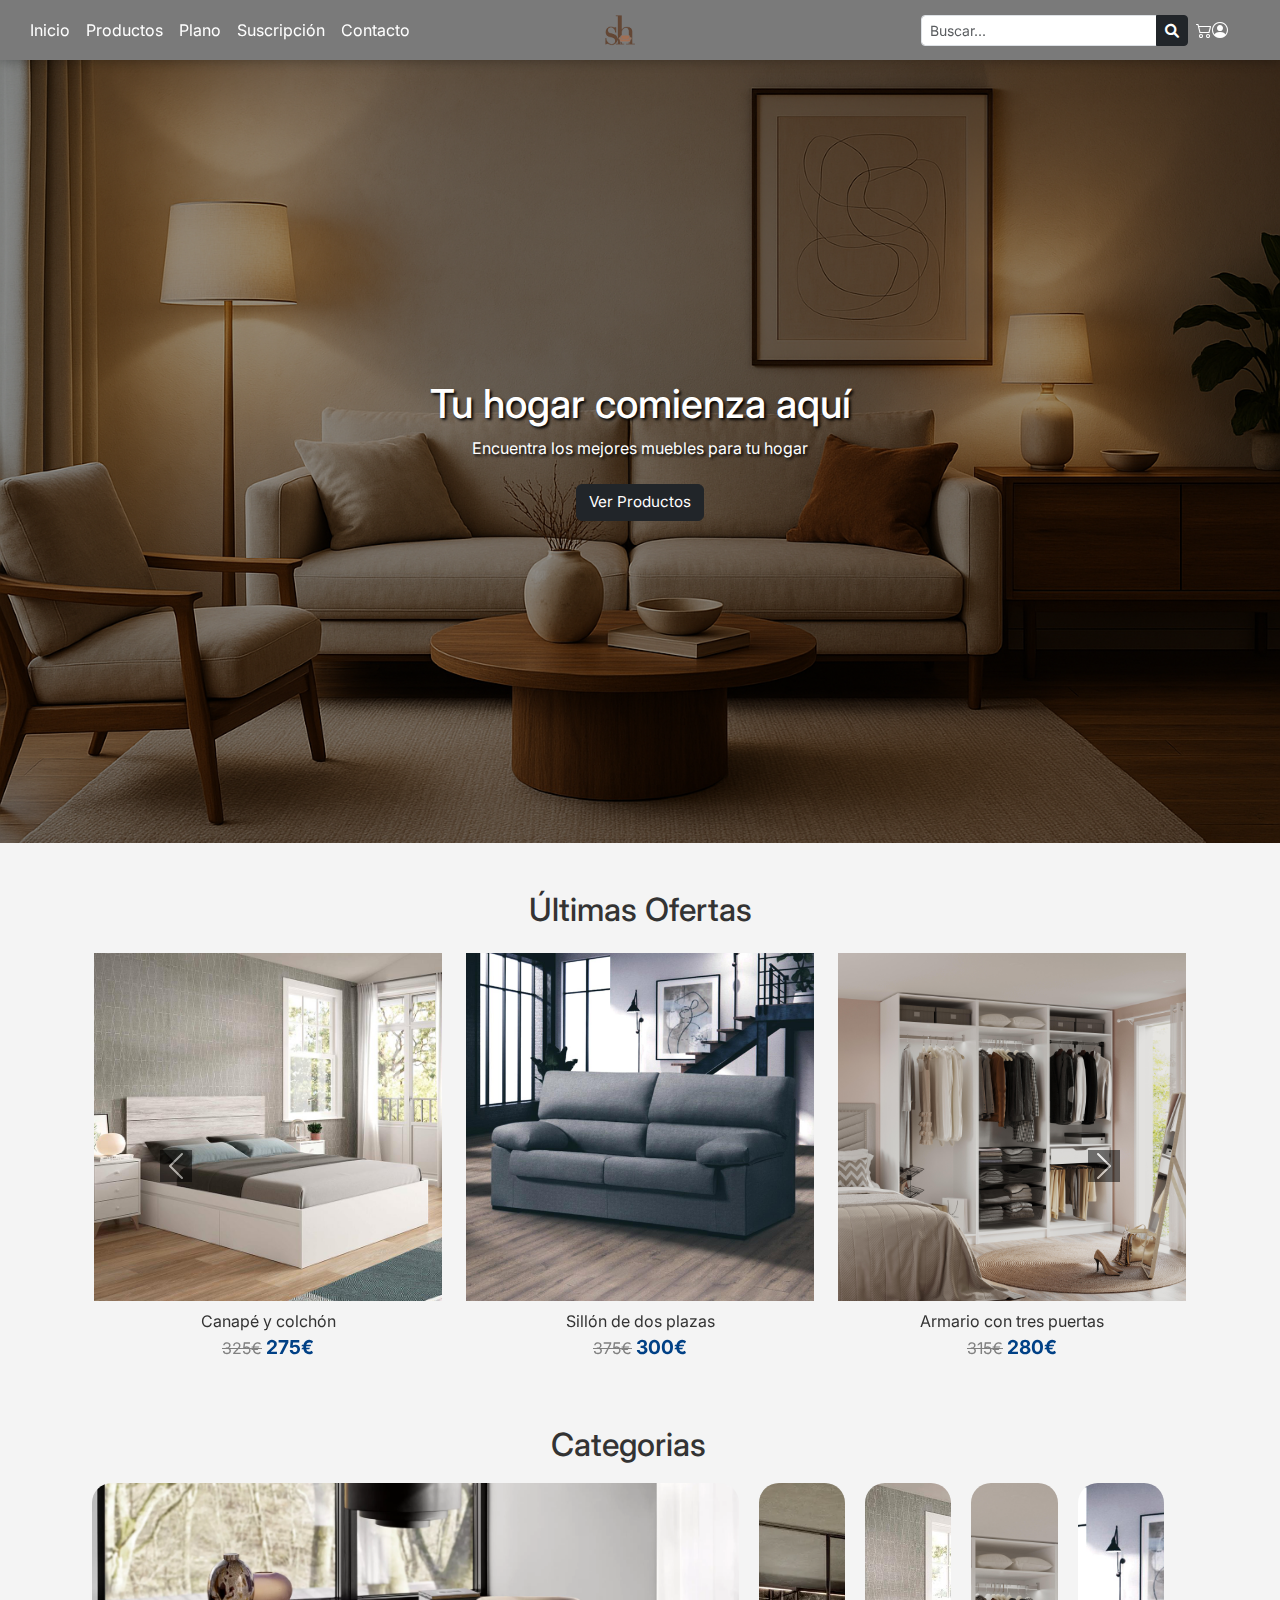
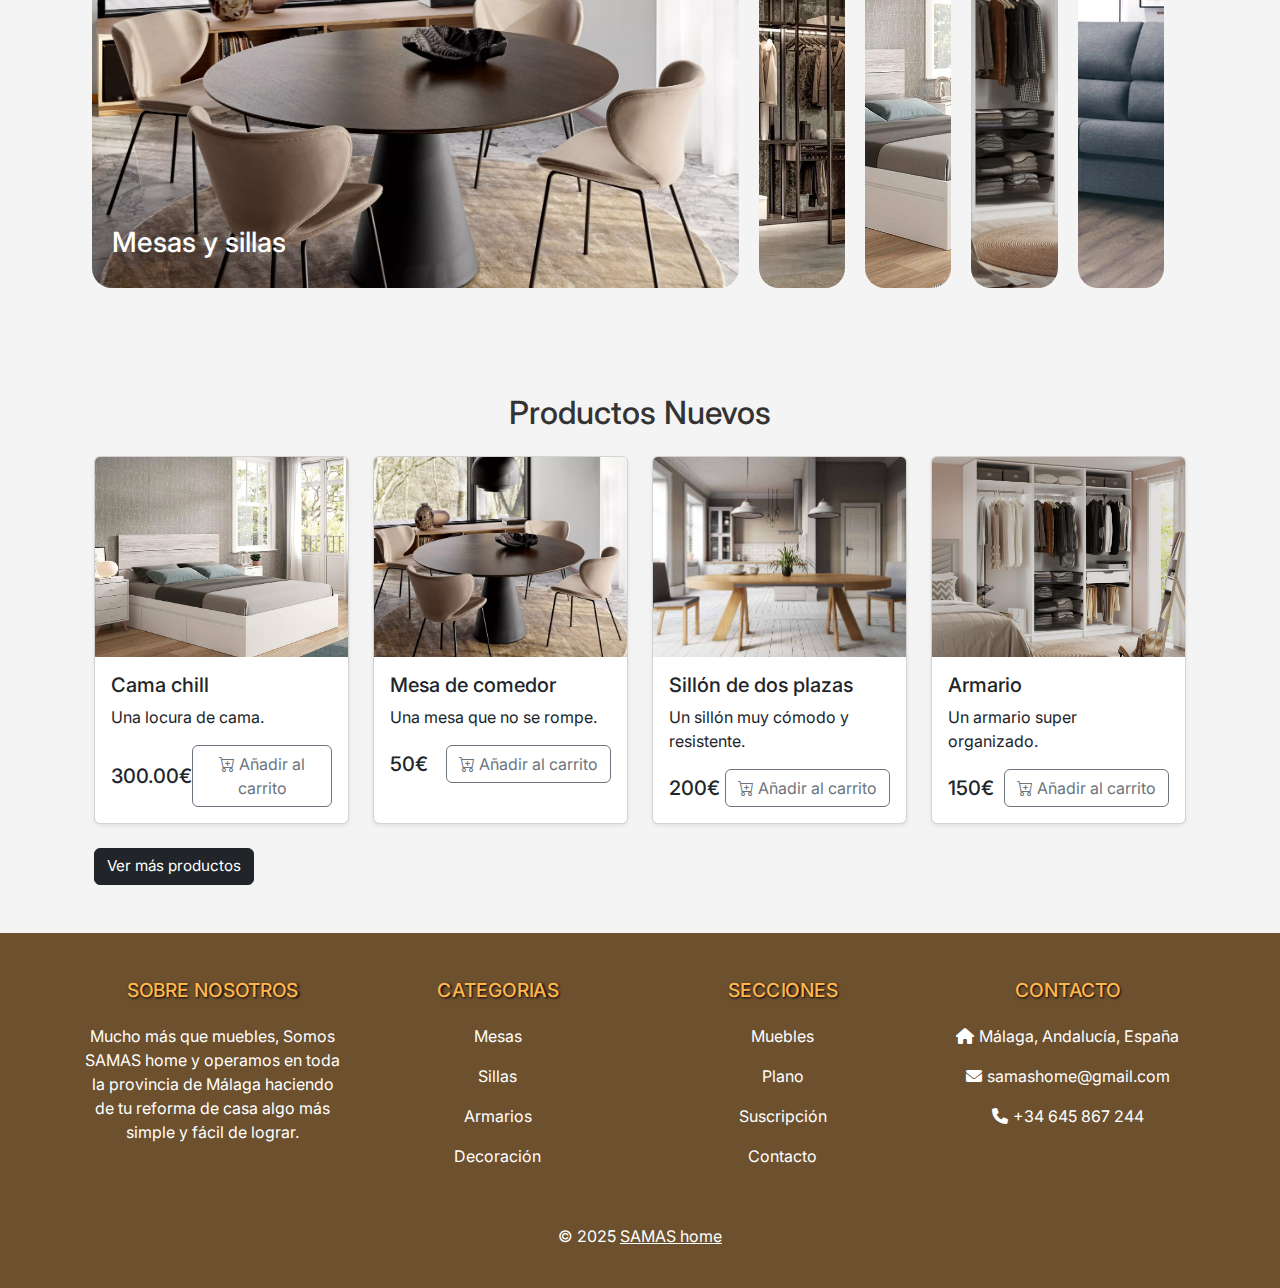
<file: index.html>
<!DOCTYPE html>
<html lang="es">

<head>
	<meta charset="UTF-8" />
	<meta name="viewport" content="width=device-width, initial-scale=1.0" />
	<title>SAMAS HOME</title>
	<!-- Bootstrap CSS -->
	<link href="https://cdn.jsdelivr.net/npm/bootstrap@5.3.0/dist/css/bootstrap.min.css" rel="stylesheet" />
	<link rel="stylesheet" href="https://cdn.jsdelivr.net/npm/bootstrap-icons@1.11.3/font/bootstrap-icons.min.css" />
	<link rel="shortcut icon" href="./img/logos/logo-marron-nobg.ico" />
	<!-- Archivo CSS personalizado -->
	<link rel="stylesheet" href="./css/landing.css" />
	<!--search-->
	<link href="https://cdnjs.cloudflare.com/ajax/libs/font-awesome/6.0.0-beta3/css/all.min.css" rel="stylesheet" />
</head>

<body>
	<!-- Navbar -->
	<nav class="navbar navbar-expand-lg">
		<div class="container-fluid">
			<button class="navbar-toggler" type="button" data-bs-toggle="collapse" data-bs-target="#navbarNav"
				aria-controls="navbarNav" aria-expanded="false" aria-label="Toggle navigation">
				<span class="navbar-toggler-icon"></span>
			</button>
			<div class="collapse navbar-collapse" id="navbarNav">
				<div class="row w-100 align-items-center">
					<!-- Menu (Left) -->
					<div class="col-md-4 d-flex justify-content-start">
						<ul class="navbar-nav">
							<li class="nav-item">
								<a class="nav-link" href="#">Inicio</a>
							</li>
							<li class="nav-item">
								<a class="nav-link" href="#">Productos</a>
							</li>
							<li class="nav-item">
								<a class="nav-link" href="#">Plano</a>
							</li>
							<li class="nav-item">
								<a class="nav-link" href="#">Suscripción</a>
							</li>
							<li class="nav-item">
								<a class="nav-link" href="#">Contacto</a>
							</li>
						</ul>
					</div>

					<!-- Logo (Center) -->
					<div class="col-md-4 d-flex justify-content-center">
						<a class="navbar-brand" href="#">
							<img src="./img/logos/logo-marron-nobg.png" alt="Logo" height="80px" />
						</a>
					</div>

					<!-- Icons & Search (Right) -->
					<div class="col-md-4 d-flex justify-content-end align-items-center">
						<div class="search-bar me-2">
							<!-- Added me-2 for a little spacing -->
							<div class="input-group">
								<input type="text" class="form-control form-control-sm" placeholder="Buscar..."
									aria-label="Search" aria-describedby="search-addon" width="400px" />
								<button class="btn btn-dark btn-sm" type="button" id="search-addon">
									<i class="fas fa-search"></i>
								</button>
							</div>
						</div>
						<a href="#" class="nav-link">
							<i class="bi bi-cart2 icono-personalizado"></i>
						</a>
						<a href="./panel-control/index.php" class="nav-link">
							<i class="bi bi-person-circle icono-personalizado"></i>
						</a>
					</div>
				</div>
			</div>
		</div>
	</nav>

	<!-- End Navbar -->
	<!-- Sección para la imagen de portada -->
	<div class="col">
		<section class="index-section">
			<div class="section-banner">
				<h1 class="banner-text">Tu hogar comienza aquí</h1>
				<p class="banner-subtext">
					Encuentra los mejores muebles para tu hogar
				</p>
				<button type="button" class="banner-btn btn btn-dark">
					Ver Productos
				</button>
			</div>
		</section>
	</div>
	<div class="container">
		<!--Ofertas-->
		<!-- Carrusel -->
		<div class="container mt-5">
			<h2 class="text-center mb-4">Últimas Ofertas</h2>
			<!-- Carrusel -->
			<div id="productCarousel" class="carousel slide" data-bs-ride="carousel">
				<!-- Contenido del Carrusel -->
				<div class="carousel-inner">
					<!-- Slide 1 -->
					<div class="carousel-item active">
						<div class="row text-center">
							<div class="col-md-4">
								<img src="./img/productos/cama.jpg" class="img-fluid mb-2 small-image" alt="Producto 1" />
								<p>
									<span>Canapé y colchón</span>
									<br>
									<span style="text-decoration: line-through; color: grey;">325€</span>
									<span style="font-size: larger; font-weight: bold; color: #004085;">275€</span>
								</p>
							</div>
							<div class="col-md-4">
								<img src="./img/productos/sofa.jpg" class="img-fluid mb-2 small-image" alt="Producto 2" />
								<p>
									<span>Sillón de dos plazas</span>
									<br>
									<span style="text-decoration: line-through; color: grey;">375€</span>
									<span style="font-size: larger; font-weight: bold; color: #004085;">300€</span>
								</p>
							</div>
							<div class="col-md-4">
								<img src="./img/productos/mueble.jpeg" class="img-fluid mb-2 small-image" alt="Producto 3" />
								<p>
									<span>Armario con tres puertas</span>
									<br>
									<span style="text-decoration: line-through; color: grey;">315€</span>
									<span style="font-size: larger; font-weight: bold; color: #004085;">280€</span>
								</p>
							</div>
						</div>
					</div>

					<!-- Slide 2 -->
					<div class="carousel-item">
						<div class="row text-center">
							<div class="col-md-4">
								<img src="./img/productos/mesas.jpg" class="img-fluid mb-2 small-image" alt="Producto 5" />
								<p>
									<span>Mesa y sillas para comedor</span>
									<br>
									<span style="text-decoration: line-through; color: grey;">200 €</span>
									<span style="font-size: larger; font-weight: bold; color: #004085;">150,00 €</span>
								</p>
							</div>
							<div class="col-md-4">
								<img src="./img/productos/mueble.jpeg" class="img-fluid mb-2 small-image" alt="Producto 6" />
								<p>
									<span>Mueble para televisión</span>
									<br>
									<span style="text-decoration: line-through; color: grey;">125 €</span>
									<span style="font-size: larger; font-weight: bold; color: #004085;">99,50 €</span>
								</p>
							</div>
							<div class="col-md-4">
								<img src="./img/productos/armarios.webp" class="img-fluid mb-2 small-image" alt="Producto 7" />
								<p>
									<span>Escritorio y silla de oficina </span>
									<br>
									<span style="text-decoration: line-through; color: grey;">250€</span>
									<span style="font-size: larger; font-weight: bold; color: #004085;">150€</span>
								</p>
							</div>
						</div>
					</div>
				</div>

				<!-- Controles -->
				<button class="carousel-control-prev" type="button" data-bs-target="#productCarousel"
					data-bs-slide="prev">
					<span class="carousel-control-prev-icon" aria-hidden="true"></span>
					<span class="visually-hidden">Anterior</span>
				</button>
				<button class="carousel-control-next" type="button" data-bs-target="#productCarousel"
					data-bs-slide="next">
					<span class="carousel-control-next-icon" aria-hidden="true"></span>
					<span class="visually-hidden">Siguiente</span>
				</button>
			</div>
		</div>

		<!--Categorias-->
		<div class="container row mt-5">
			<div class="text-center">
				<h2>Categorias</h2>
			</div>
			<div class="panel active" style="
            background-image: url('./img/productos/mesa.jpg');
          ">
				<h3>Mesas y sillas</h3>
			</div>
			<div class="panel" style="
            background-image: url('./img/productos/armarios.webp');
          ">
				<h3>Armarios</h3>
			</div>
			<div class="panel" style="
            background-image: url('./img/productos/cama.jpg');
          ">
				<h3>Camas y colchones</h3>
			</div>
			<div class="panel" style="
            background-image: url('./img/productos/mueble.jpeg');
          ">
				<h3>Decoración</h3>
			</div>
			<div class="panel" style="
            background-image: url('./img/productos/sofa.jpg');
          ">
				<h3>Sofás y sillones</h3>
			</div>
		</div>

		<!-- Productos -->
		<div class="container py-5 mt-5">
			<h2 class="text-center mb-4">Productos Nuevos</h2>
			<div class="row row-cols-1 row-cols-sm-2 row-cols-md-3 row-cols-lg-4 g-4">
				<!-- Product 1 -->
				<div class="col-12">
					<div class="card h-100 shadow-sm">
						<img src="./img/productos/cama.jpg" class="card-img-top" alt="Product 1" />
						<div class="card-body">
							<h5 class="card-title">Cama chill</h5>
							<p class="card-text">
								Una locura de cama.
							</p>
							<div class="d-flex justify-content-between align-items-center">
								<span class="h5 mb-0">300.00€</span>
								<button class="btn btn-outline-secondary">
									<i class="bi bi-cart-plus"></i> Añadir al carrito
								</button>
							</div>
						</div>
					</div>
				</div>

				<!-- Product 2 -->
				<div class="col">
					<div class="card h-100 shadow-sm">
						<img src="./img/productos/mesa.jpg" class="card-img-top" alt="Product 2" />
						<div class="card-body">
							<h5 class="card-title">Mesa de comedor</h5>
							<p class="card-text">
								Una mesa que no se rompe.
							<div class="d-flex justify-content-between align-items-center">
								<span class="h5 mb-0">50€</span>
								<button class="btn btn-outline-secondary">
									<i class="bi bi-cart-plus"></i> Añadir al carrito
								</button>
							</div>
						</div>
					</div>
				</div>

				<!-- Product 3 -->
				<div class="col">
					<div class="card h-100 shadow-sm">
						<img src="./img/productos/mesas.jpg" class="card-img-top" alt="Product 3" />
						<div class="card-body">
							<h5 class="card-title">Sillón de dos plazas</h5>
							<p class="card-text">
								Un sillón muy cómodo y resistente.
							</p>
							<div class="d-flex justify-content-between align-items-center">
								<span class="h5 mb-0">200€</span>
								<button class="btn btn-outline-secondary">
									<i class="bi bi-cart-plus"></i> Añadir al carrito
								</button>
							</div>
						</div>
					</div>
				</div>

				<!-- Product 4 -->
				<div class="col">
					<div class="card h-100 shadow-sm">
						<img src="./img/productos/mueble.jpeg" class="card-img-top" alt="Product 4" />
						<div class="card-body">
							<h5 class="card-title">Armario</h5>
							<p class="card-text">
								Un armario super organizado.
							</p>
							<div class="d-flex justify-content-between align-items-center">
								<span class="h5 mb-0">150€</span>
								<button class="btn btn-outline-secondary">
									<i class="bi bi-cart-plus"></i> Añadir al carrito
								</button>
							</div>
						</div>
					</div>
				</div>
			</div>
			<button type="button" class="banner-btn btn btn-dark mt-4">
				Ver más productos
			</button>
		</div>
	</div>

	<!-- Footer -->
	<footer class="text-white pt-5 pb-4">
		<div class="container">
			<div class="row">
				<div class="col-md-3 col-lg-4 col-xl-3 mb-4">
					<h6 class="footer-title text-uppercase font-weight-bold mb-4">
						Sobre nosotros
					</h6>
					<p class="">
						Mucho más que muebles, Somos SAMAS home y operamos en toda la provincia de Málaga haciendo de tu
						reforma de casa algo más simple y fácil de lograr.
					</p>
				</div>
				<div class="col-md-2 col-lg-2 col-xl-2 mx-auto mb-4">
					<h6 class="footer-title text-uppercase font-weight-bold mb-4">
						Categorias
					</h6>
					<p><a href="#" class="footer-link">Mesas</a></p>
					<p><a href="#" class="footer-link">Sillas</a></p>
					<p><a href="#" class="footer-link">Armarios</a></p>
					<p><a href="#" class="footer-link">Decoración</a></p>
				</div>
				<div class="col-md-3 col-lg-2 col-xl-2 mx-auto mb-4">
					<h6 class="footer-title text-uppercase font-weight-bold mb-4">
						Secciones
					</h6>
					<p><a href="#" class="footer-link">Muebles</a></p>
					<p><a href="#" class="footer-link">Plano</a></p>
					<p><a href="#" class="footer-link">Suscripción</a></p>
					<p><a href="#" class="footer-link">Contacto</a></p>
				</div>
				<div class="col-md-4 col-lg-3 col-xl-3 mb-md-0 mb-4">
					<h6 class="footer-title text-uppercase font-weight-bold mb-4">
						Contacto
					</h6>
					<p><i class="fas fa-home mr-3" style="margin-right: 5px;"></i>Málaga, Andalucía, España</p>
					<p><i class="fas fa-envelope mr-3" style="margin-right: 5px;"></i>samashome@gmail.com</p>
					<p><i class="fas fa-phone mr-3" style="margin-right: 5px;"></i>+34 645 867 244</p>
				</div>
			</div>
			<div class="footer-copyright text-center font-weight-bold py-3">
				© 2025
				<a href="#" class="text-white">SAMAS home</a>
			</div>
	</footer>

	<!-- Bootstrap JS -->
	<script src="https://cdn.jsdelivr.net/npm/bootstrap@5.3.0/dist/js/bootstrap.bundle.min.js"></script>
	<script>
		const panels = document.querySelectorAll(".panel");

		panels.forEach((panel) => {
			panel.addEventListener("click", () => {
				removeActiveClasses();
				panel.classList.add("active");
			});
		});

		function removeActiveClasses() {
			panels.forEach((panel) => {
				panel.classList.remove("active");
			});
		}
	</script>
</body>

</html>
</file>
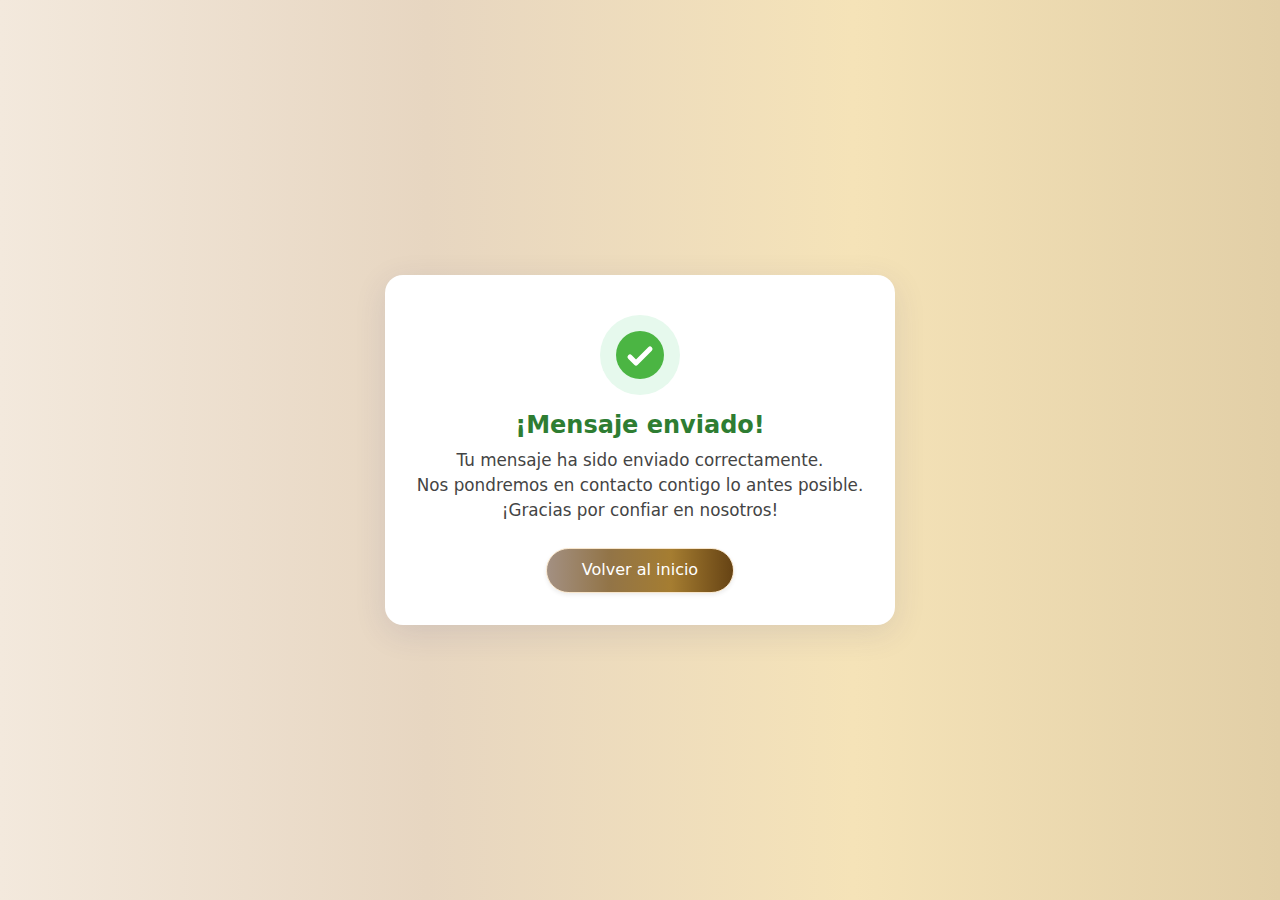
<file: contacto/mensaje-enviado.html>
<!DOCTYPE html>
<html lang="es">
<head>
    <meta charset="UTF-8">
    <meta name="viewport" content="width=device-width, initial-scale=1.0">
    <title>Mensaje enviado</title>
    <link href="https://cdn.jsdelivr.net/npm/bootstrap@5.3.0/dist/css/bootstrap.min.css" rel="stylesheet">
    <link rel="shortcut icon" href="/img/logos/loguito_gris.png"/>
    <style>
        body {
            background: linear-gradient(to right, #f3e9dd, #e7d6c1, #f5e3b8, #e2cfa7);
        }
        .success-card {
            border: none;
            border-radius: 18px;
            box-shadow: 0 8px 32px rgba(60,60,120,0.12);
            padding: 2.5rem 2rem 2rem 2rem;
            background: #fff;
        }
        .success-icon {
            background: #e6f9ed;
            border-radius: 50%;
            display: inline-flex;
            align-items: center;
            justify-content: center;
            width: 80px;
            height: 80px;
            margin-bottom: 1rem;
        }
        .success-icon svg {
            width: 48px;
            height: 48px;
        }
        .card-title {
            font-weight: 700;
            font-size: 1.5rem;
            color: #2e7d32;
        }
        .card-text {
            color: #444;
            font-size: 1.05rem;
        }
        .btn-custom {
            padding: 0.6rem 2.2rem;
            font-weight: 500;
            border-radius: 30px;
            background: linear-gradient(to right, rgb(163, 144, 130), rgb(146, 116, 71), rgb(165, 125, 49), rgb(102, 67, 20));
            color: #fff;
            border: 1px solid #F7E5CB;
            transition: background 0.3s, color 0.3s;
        }
        .btn-custom:hover {
            border: 1px solid black;
            color: #fff;
        }
    </style>
</head>
<body class="d-flex justify-content-center align-items-center" style="min-height: 100vh;">
    <div class="success-card text-center">
        <div class="success-icon mx-auto">
            <svg fill="none" viewBox="0 0 24 24">
                <circle cx="12" cy="12" r="12" fill="#4BB543"/>
                <path d="M7 13l3 3 7-7" stroke="#fff" stroke-width="2.5" stroke-linecap="round" stroke-linejoin="round"/>
            </svg>
        </div>
        <h4 class="card-title mb-2">¡Mensaje enviado!</h4>
        <p class="card-text mb-4">
            Tu mensaje ha sido enviado correctamente.<br>
            Nos pondremos en contacto contigo lo antes posible.<br>
            ¡Gracias por confiar en nosotros!
        </p>
        <a href="/" class="btn btn-custom shadow-sm">Volver al inicio</a>
    </div>
</body>
</html>
</file>
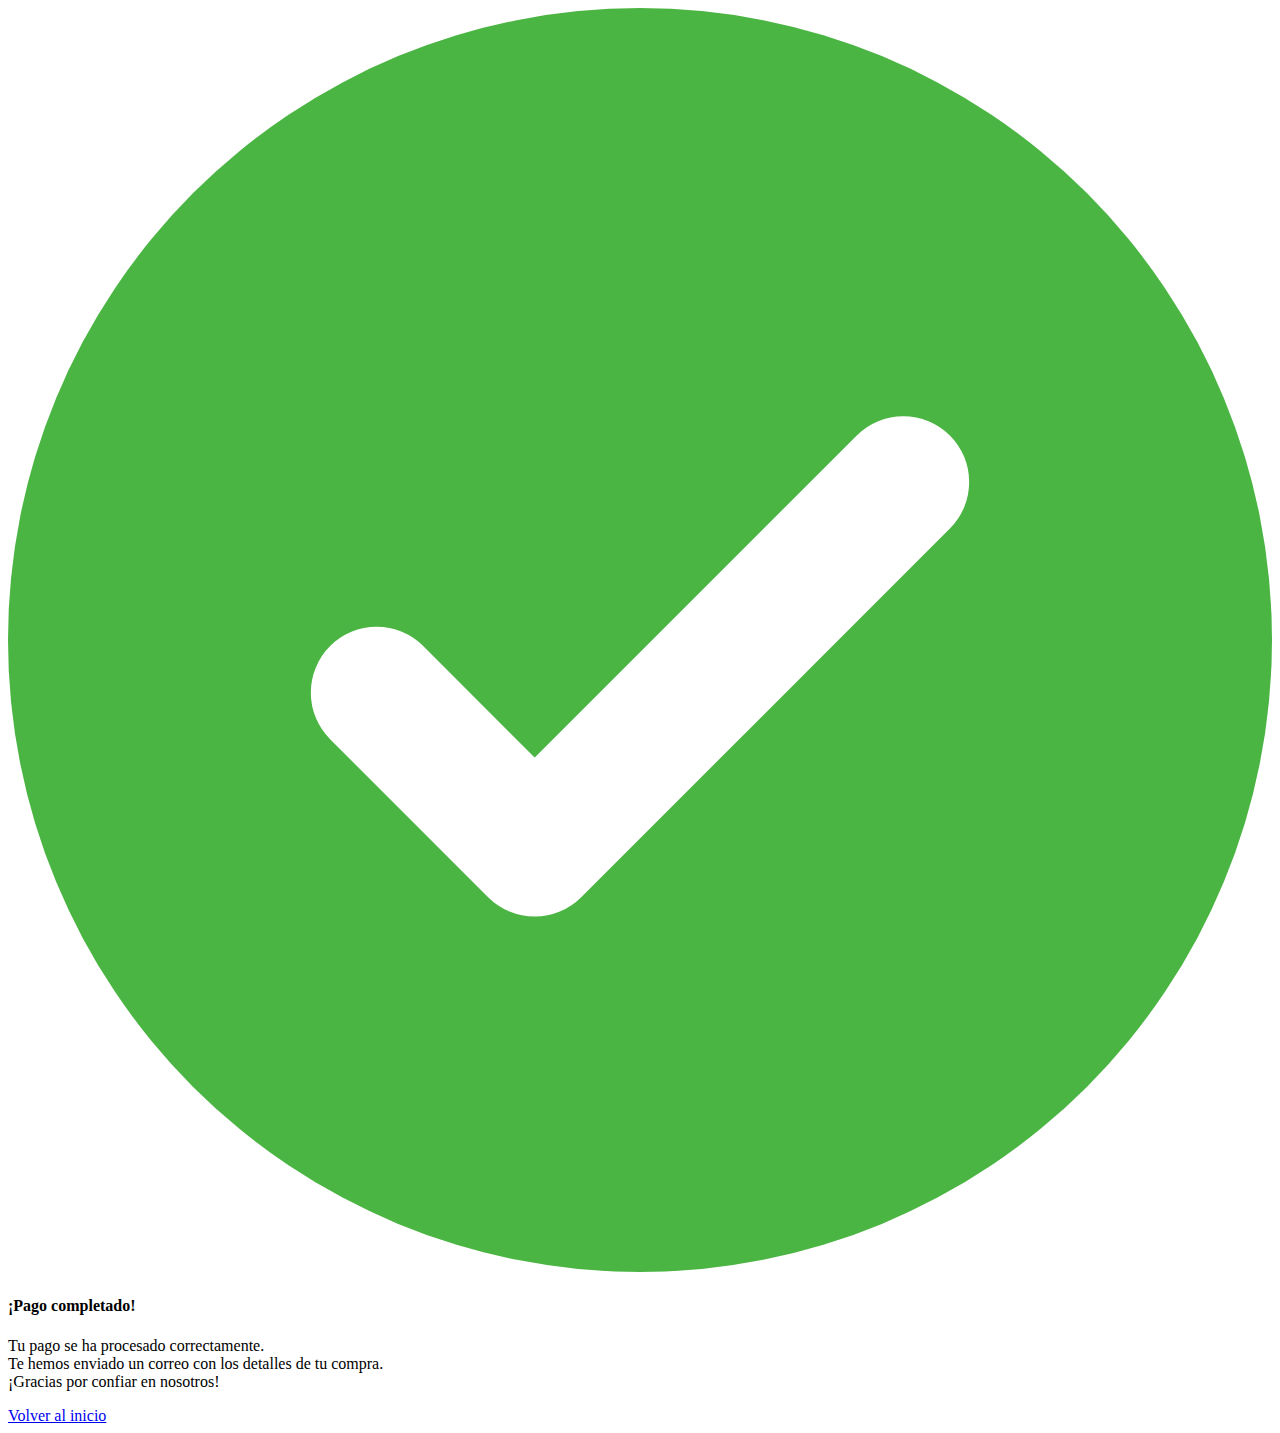
<file: pasarela-pago/completado.html>
<!DOCTYPE html>
<html lang="es">
<head>
    <meta charset="UTF-8">
    <meta name="viewport" content="width=device-width, initial-scale=1.0">
    <title>Document</title>
</head>
<body class="d-flex justify-content-center align-items-center" style="min-height: 100vh;">
    <div class="success-card text-center">
        <div class="success-icon mx-auto">
            <svg fill="none" viewBox="0 0 24 24">
                <circle cx="12" cy="12" r="12" fill="#4BB543"/>
                <path d="M7 13l3 3 7-7" stroke="#fff" stroke-width="2.5" stroke-linecap="round" stroke-linejoin="round"/>
            </svg>
        </div>
        <h4 class="card-title mb-2">¡Pago completado!</h4>
        <p class="card-text mb-4">
            Tu pago se ha procesado correctamente.<br>
            Te hemos enviado un correo con los detalles de tu compra.<br>
            ¡Gracias por confiar en nosotros!
        </p>
        <a href="/" class="btn btn-custom shadow-sm">Volver al inicio</a>
    </div>
</body>
</html>
</file>
<file: css/landing.css>
/* Fuentes */
/*@font-face {
  font-family: "TrebuchetMS";
  src: url("../fonts/TrebuchetMS.ttf");
}
@font-face {
  font-family: "BebasNeue";
  src: url("../fonts/BebasNeue.otf");
}
@font-face {
  font-family: "WebSymbolsRegular";
  src: url("../fonts/websymbols-regular-webfont.eot");
  src: url("../fonts/websymbols-regular-webfont.eot?#iefix") format("embedded-opentype"),
       url("../fonts/websymbols-regular-webfont.woff") format("woff"),
       url("../fonts/websymbols-regular-webfont.ttf") format("truetype"),
       url("../fonts/websymbols-regular-webfont.svg#WebSymbolsRegular") format("svg");
}
*/
@import url('https://fonts.googleapis.com/css2?family=Inter:wght@400;500;700&display=swap');
@import url('https://fonts.googleapis.com/css2?family=Cardo:wght@700&display=swap');
/* Variables */
:root {
  --max-width: 1500px;
  --max-width-tablet: 1024px;
  --max-width-mobile: 600px;

  --color-primary: #007acc;
  --color-secondary: #ffffff;
  --color-accent: #ffb74d;
  --color-dark: #2e1a12;
  --color-medium: #5d3720;
  --color-light: #8d5d33;
  --color-highlight: #ffd368;

  --color-bg: #f4f4f4;
  --color-footer: #6d502e;
  --color-text: #333;
  --color-title: #00538c;
  --color-shadow: rgba(0, 0, 0, 0.1);
}

html, body {
  font-family: 'Inter', sans-serif;
  background-color: var(--color-bg);
  color: var(--color-text);
  margin: 0;
  padding: 0;
}
.cardo-title {
  font-family: 'Cardo', serif 
}
.banner-subtext {
  color: #fff !important;
  font-size: 1rem;
}
.banner-btn {
  font-size: 0.95rem; 
}

/* Navbar */
.navbar {
  background: rgba(0, 0, 0, 0.5) !important;
  box-shadow: 0 2px 10px rgba(0,0,0,0.25) !important;
  backdrop-filter: blur(4px);
  padding: 6px 16px;
  min-height: 60px;
  height: 60px;
  transition: background 0.8s ease-in-out, box-shadow 0.8s ease-in-out;
}

.navbar.navbar-home {
  background: transparent !important;
  box-shadow: none !important;
  backdrop-filter: none;
  transition: background 0.8s, box-shadow 0.8s;
}

/* Para TODAS las páginas excepto la principal */
body:not(.navbar-home-body) .main-content {
  margin-top: 80px; /* Igual a la altura del navbar normal */
}

/* Para la principal, menos espacio */
body.navbar-home-body .main-content {
  margin-top: 60px; /* Igual a la altura del navbar-home */
}

.navbar,
.navbar * {
  color: #fff !important;
  fill: #fff !important;
}
.navbar-brand {
  color: var(--color-highlight);
  text-shadow: 2px 2px 3px #000;
  transition: transform 0.3s ease;
}

.navbar-brand span {
  text-shadow: none !important;
  font-size: 1rem !important; /* Tamaño más pequeño */
  letter-spacing: 2px;
}

.navbar-nav {
  width: 100%;
  justify-content: center;
  align-items: center;
  display: flex;
}

.navbar-brand img {
  height: 40px;         /* Ajusta el logo para que no sobresalga */
  max-height: 36px;
}

.nav-link {
  padding-top: 2px;
  padding-bottom: 2px;
  font-size: 1rem;     /* Opcional: tamaño de fuente más pequeño */
}

.nav-link:hover {
  color: var(--color-accent);
}

.navbar.scrolled {
  background: rgba(0, 0, 0, 0.5) !important;
  box-shadow: 0 2px 10px rgba(0,0,0,0.25) !important;
  backdrop-filter: blur(4px);
}

.subraya {
  position: relative;
  overflow: hidden;
  transition: color 0.3s;
}

.subraya::before {
  content: "";
  position: absolute;
  left: 10%;              /* Centra la línea (100%-80%)/2 = 10% */
  bottom: 0;
  width: 0%;
  height: 2px;
  background-color: var(--color-accent, #ffb74d);
  transition: width 0.3s;
  z-index: 1;
}

.subraya:hover::before,
.subraya.active::before {
  width: 80%;             /* Solo 80% del ancho */
}

.subraya:hover {
  color: var(--color-accent, #ffb74d) !important;
  transform: none;
}

.icon-grow {
  transition: transform 0.3s;
  display: inline-flex;
  align-items: center;
}

.icon-grow:hover,
.icon-grow:focus {
  transform: scale(1.15);
}

/* Banner */
.index-section {
  background-image: url("../img/productos/portada-samas.png");
  background-size: cover;
  background-position: center;
  height: 87vh;
  display: flex;
  justify-content: center;
  align-items: center;
}

.section-banner {
  color: #fff !important;
  font-size: 2rem;
  text-align: center;
  text-shadow: 2px 2px 3px #000;
}

.banner-subtext {
  color: #fff !important;
}

/* Carrusel */
.carousel-control-prev-icon,
.carousel-control-next-icon {
  background-color: #000;
}

/* Cards */
.product-card {
  box-shadow: 0 4px 6px var(--color-shadow);
  border-radius: 10px;
  overflow: hidden;
}

.card-img-top {
  height: 200px;
  object-fit: cover;
}

/* Footer */
footer {
  background-color: var(--color-footer);
  color: var(--color-secondary);
  text-align: center;
  padding: 20px 0;
}

.footer-link {
  color: var(--color-secondary);
  text-decoration: none;
  transition: transform 0.3s ease;
}

.footer-link:hover {
  color: var(--color-highlight);
  text-decoration: underline;
}

.footer-title {
  transform: scale(1.2);
  color: var(--color-accent);
  text-shadow: 1px 1px 2px #000;
}

/* Categorías */
.containerr {
  display: flex;
  width: 90vw;
  flex-wrap: wrap;
}

.panel {
  flex: 0.5;
  height: 45vh;
  border-radius: 20px;
  background-position: center;
  background-size: cover;
  transition: all 0.5s ease-in-out;
  position: relative;
  color: white;
  margin: 10px;
}

.panel.active {
  flex: 5;
}

.panel h3 {
  position: absolute;
  bottom: 20px;
  left: 20px;
  opacity: 0;
  transition: opacity 0.3s ease-in 0.4s;
}

.panel.active h3 {
  opacity: 1;
}

@media (max-width: 991.98px) {
  .navbar-collapse {
    background-color: #fff !important;
    color: #000 !important;
    box-shadow: 0 4px 24px rgba(0,0,0,0.25);
    border-radius: 0 0 18px 18px;
    padding-bottom: 1.2rem;
    padding-top: 1.2rem;
  }

  .util-nav-icons{
    color: #000 !important;
    font-size: 1.15rem;
    text-align: right;
  }

  .navbar-collapse.show .d-flex {
    justify-content: right !important;
    margin-top: 1rem;
    gap: 1rem;
  }
}
</file>
